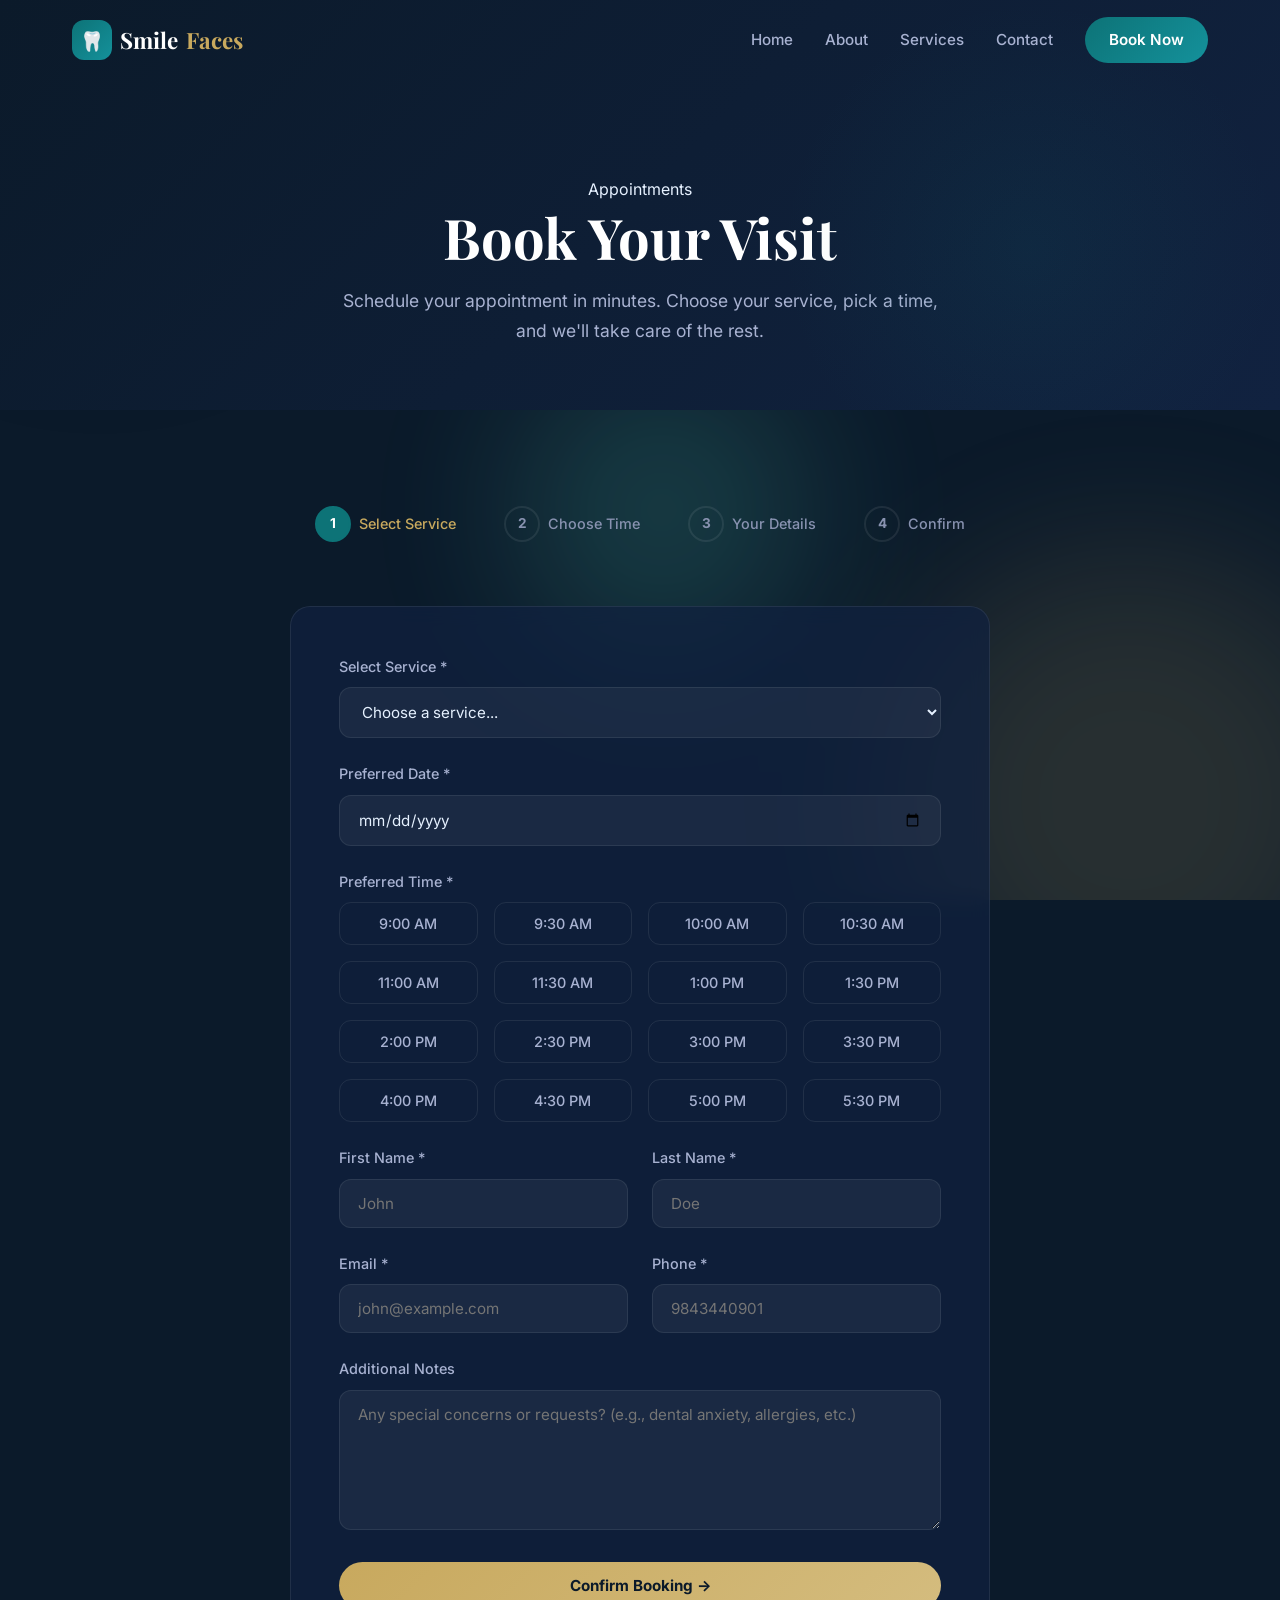
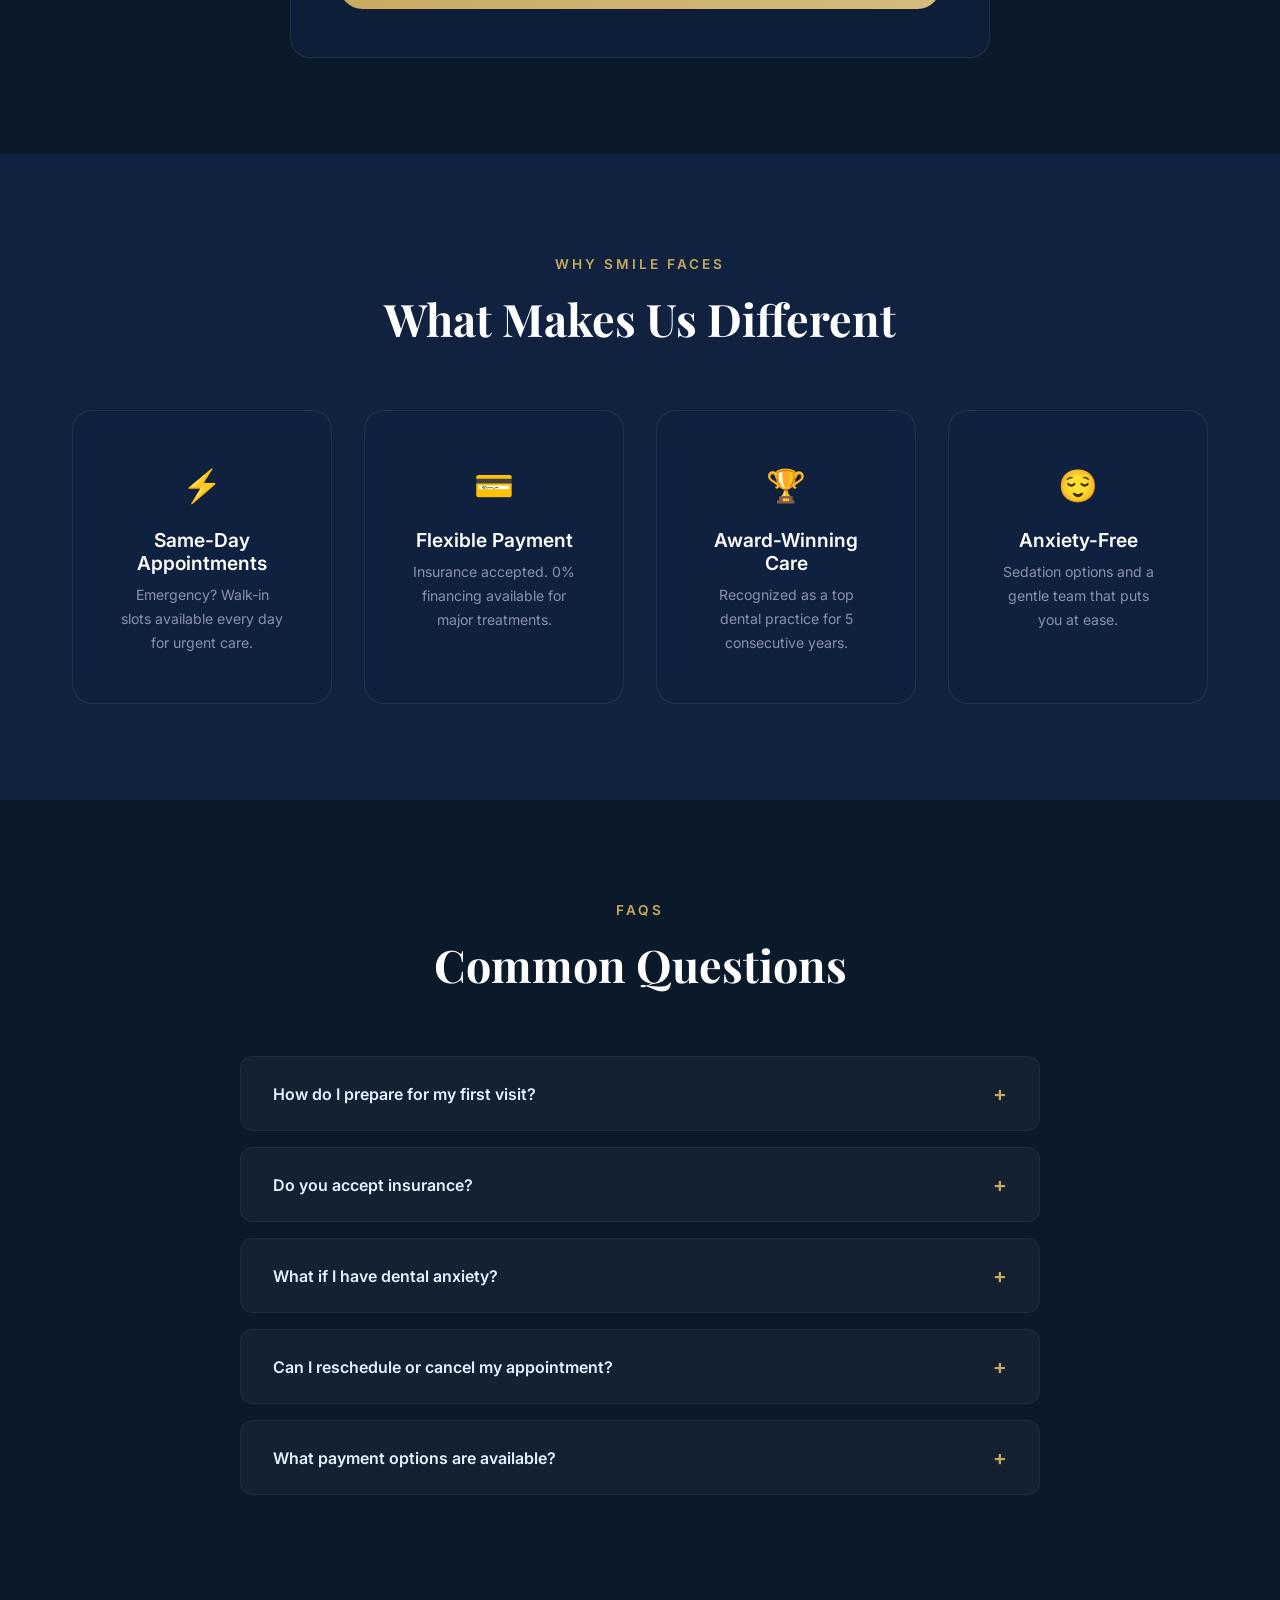
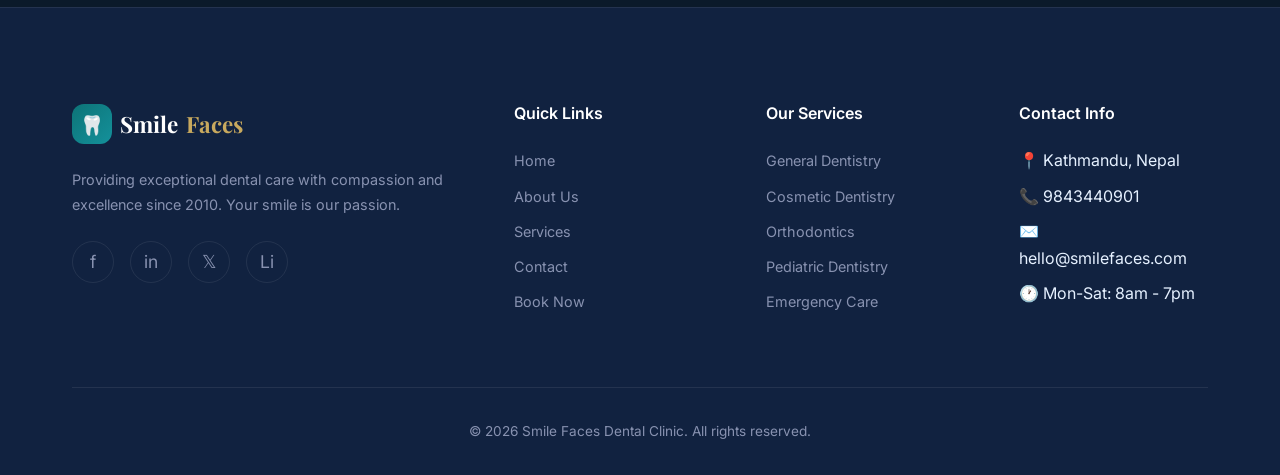
<file: appointments.html>
<!DOCTYPE html>
<html lang="en">

<head>
    <meta charset="UTF-8">
    <meta name="viewport" content="width=device-width, initial-scale=1.0">
    <meta name="description"
        content="Book your dental appointment online with Smile Faces Dental Clinic. Easy scheduling, same-day emergency slots available.">
    <title>Book Appointment — Smile Faces Dental Clinic</title>
    <link rel="stylesheet" href="css/style.css">
    <link rel="icon" type="image/svg+xml"
        href="data:image/svg+xml,<svg xmlns='http://www.w3.org/2000/svg' viewBox='0 0 100 100'><text y='.9em' font-size='90'>🦷</text></svg>">
</head>

<body>

    <!-- HEADER -->
    <header class="header" id="header">
        <div class="container">
            <a href="index.html" class="logo">
                <div class="logo-icon">🦷</div>
                Smile <span>Faces</span>
            </a>
            <nav class="nav-links" id="navLinks">
                <a href="index.html">Home</a>
                <a href="about.html">About</a>
                <a href="services.html">Services</a>
                <a href="contact.html">Contact</a>
                <a href="appointments.html" class="nav-cta">Book Now</a>
            </nav>
            <button class="hamburger" id="hamburger" aria-label="Toggle menu">
                <span></span><span></span><span></span>
            </button>
        </div>
        <div class="nav-overlay" id="navOverlay"></div>
    </header>

    <!-- PAGE HERO -->
    <section class="page-hero">
        <div class="container">
            <div class="label">Appointments</div>
            <h1>Book Your Visit</h1>
            <p>Schedule your appointment in minutes. Choose your service, pick a time, and we'll take care of the rest.
            </p>
        </div>
    </section>

    <!-- BOOKING STEPS INDICATOR -->
    <section class="section">
        <div class="container">
            <div class="booking-steps reveal">
                <div class="step active">
                    <div class="step-num">1</div>
                    <span>Select Service</span>
                </div>
                <div class="step">
                    <div class="step-num">2</div>
                    <span>Choose Time</span>
                </div>
                <div class="step">
                    <div class="step-num">3</div>
                    <span>Your Details</span>
                </div>
                <div class="step">
                    <div class="step-num">4</div>
                    <span>Confirm</span>
                </div>
            </div>

            <!-- BOOKING FORM -->
            <div class="booking-form-container glass-card reveal">
                <form id="appointmentForm">
                    <!-- Step 1: Service Selection -->
                    <div class="form-group">
                        <label for="aptService">Select Service *</label>
                        <select id="aptService" required>
                            <option value="">Choose a service...</option>
                            <option value="checkup">General Checkup & Cleaning</option>
                            <option value="whitening">Teeth Whitening</option>
                            <option value="veneers">Veneers Consultation</option>
                            <option value="braces">Braces / Invisalign</option>
                            <option value="implant">Dental Implant</option>
                            <option value="rootcanal">Root Canal Therapy</option>
                            <option value="extraction">Tooth Extraction</option>
                            <option value="pediatric">Pediatric Visit</option>
                            <option value="emergency">Emergency Visit</option>
                            <option value="other">Other</option>
                        </select>
                    </div>

                    <!-- Step 2: Date & Time -->
                    <div class="form-group">
                        <label for="aptDate">Preferred Date *</label>
                        <input type="date" id="aptDate" required>
                    </div>

                    <div class="form-group">
                        <label>Preferred Time *</label>
                        <div class="time-slots">
                            <button type="button" class="time-slot">9:00 AM</button>
                            <button type="button" class="time-slot">9:30 AM</button>
                            <button type="button" class="time-slot">10:00 AM</button>
                            <button type="button" class="time-slot">10:30 AM</button>
                            <button type="button" class="time-slot">11:00 AM</button>
                            <button type="button" class="time-slot">11:30 AM</button>
                            <button type="button" class="time-slot">1:00 PM</button>
                            <button type="button" class="time-slot">1:30 PM</button>
                            <button type="button" class="time-slot">2:00 PM</button>
                            <button type="button" class="time-slot">2:30 PM</button>
                            <button type="button" class="time-slot">3:00 PM</button>
                            <button type="button" class="time-slot">3:30 PM</button>
                            <button type="button" class="time-slot">4:00 PM</button>
                            <button type="button" class="time-slot">4:30 PM</button>
                            <button type="button" class="time-slot">5:00 PM</button>
                            <button type="button" class="time-slot">5:30 PM</button>
                        </div>
                    </div>

                    <!-- Step 3: Personal Info -->
                    <div class="form-row">
                        <div class="form-group">
                            <label for="aptFirst">First Name *</label>
                            <input type="text" id="aptFirst" placeholder="John" required>
                        </div>
                        <div class="form-group">
                            <label for="aptLast">Last Name *</label>
                            <input type="text" id="aptLast" placeholder="Doe" required>
                        </div>
                    </div>
                    <div class="form-row">
                        <div class="form-group">
                            <label for="aptEmail">Email *</label>
                            <input type="email" id="aptEmail" placeholder="john@example.com" required>
                        </div>
                        <div class="form-group">
                            <label for="aptPhone">Phone *</label>
                            <input type="tel" id="aptPhone" placeholder="9843440901" required>
                        </div>
                    </div>
                    <div class="form-group">
                        <label for="aptNotes">Additional Notes</label>
                        <textarea id="aptNotes"
                            placeholder="Any special concerns or requests? (e.g., dental anxiety, allergies, etc.)"></textarea>
                    </div>

                    <button type="submit" class="btn btn-accent" style="width: 100%; justify-content: center;">Confirm
                        Booking →</button>
                </form>
            </div>
        </div>
    </section>

    <!-- WHY CHOOSE US -->
    <section class="section" style="background: var(--bg-surface);">
        <div class="container">
            <div class="section-header">
                <div class="label">Why Smile Faces</div>
                <h2>What Makes Us Different</h2>
            </div>
            <div class="benefits-grid stagger-children">
                <div class="glass-card benefit-card reveal">
                    <div class="icon">⚡</div>
                    <h4>Same-Day Appointments</h4>
                    <p>Emergency? Walk-in slots available every day for urgent care.</p>
                </div>
                <div class="glass-card benefit-card reveal">
                    <div class="icon">💳</div>
                    <h4>Flexible Payment</h4>
                    <p>Insurance accepted. 0% financing available for major treatments.</p>
                </div>
                <div class="glass-card benefit-card reveal">
                    <div class="icon">🏆</div>
                    <h4>Award-Winning Care</h4>
                    <p>Recognized as a top dental practice for 5 consecutive years.</p>
                </div>
                <div class="glass-card benefit-card reveal">
                    <div class="icon">😌</div>
                    <h4>Anxiety-Free</h4>
                    <p>Sedation options and a gentle team that puts you at ease.</p>
                </div>
            </div>
        </div>
    </section>

    <!-- FAQ -->
    <section class="section">
        <div class="container">
            <div class="section-header">
                <div class="label">FAQs</div>
                <h2>Common Questions</h2>
            </div>
            <div class="faq-list">
                <div class="faq-item">
                    <button class="faq-question">
                        How do I prepare for my first visit?
                        <span class="toggle">+</span>
                    </button>
                    <div class="faq-answer">
                        <p>Bring your insurance card, a valid photo ID, and any previous dental records if available.
                            Arrive 15 minutes early to complete new patient paperwork. We'll handle the rest!</p>
                    </div>
                </div>
                <div class="faq-item">
                    <button class="faq-question">
                        Do you accept insurance?
                        <span class="toggle">+</span>
                    </button>
                    <div class="faq-answer">
                        <p>Yes! We accept most major dental insurance plans including Delta Dental, Cigna, Aetna,
                            MetLife, and many more. Contact us to verify your specific plan.</p>
                    </div>
                </div>
                <div class="faq-item">
                    <button class="faq-question">
                        What if I have dental anxiety?
                        <span class="toggle">+</span>
                    </button>
                    <div class="faq-answer">
                        <p>We completely understand. Our team is trained in gentle dentistry techniques, and we offer
                            nitrous oxide (laughing gas) and oral sedation options. We'll go at your pace — always.</p>
                    </div>
                </div>
                <div class="faq-item">
                    <button class="faq-question">
                        Can I reschedule or cancel my appointment?
                        <span class="toggle">+</span>
                    </button>
                    <div class="faq-answer">
                        <p>Absolutely. We ask for at least 24 hours' notice for cancellations or reschedules. Just call
                            us at 9843440901 or email hello@smilefaces.com.</p>
                    </div>
                </div>
                <div class="faq-item">
                    <button class="faq-question">
                        What payment options are available?
                        <span class="toggle">+</span>
                    </button>
                    <div class="faq-answer">
                        <p>We accept cash, all major credit cards, insurance, and offer 0% financing through CareCredit
                            for eligible patients. We'll work with you to find the best option.</p>
                    </div>
                </div>
            </div>
        </div>
    </section>

    <!-- FOOTER -->
    <footer class="footer">
        <div class="container">
            <div class="footer-grid">
                <div class="footer-brand">
                    <a href="index.html" class="logo">
                        <div class="logo-icon">🦷</div>
                        Smile <span>Faces</span>
                    </a>
                    <p>Providing exceptional dental care with compassion and excellence since 2010. Your smile is our
                        passion.</p>
                    <div class="footer-social">
                        <a href="#" aria-label="Facebook">f</a>
                        <a href="#" aria-label="Instagram">in</a>
                        <a href="#" aria-label="Twitter">𝕏</a>
                        <a href="#" aria-label="LinkedIn">Li</a>
                    </div>
                </div>
                <div class="footer-col">
                    <h4>Quick Links</h4>
                    <ul>
                        <li><a href="index.html">Home</a></li>
                        <li><a href="about.html">About Us</a></li>
                        <li><a href="services.html">Services</a></li>
                        <li><a href="contact.html">Contact</a></li>
                        <li><a href="appointments.html">Book Now</a></li>
                    </ul>
                </div>
                <div class="footer-col">
                    <h4>Our Services</h4>
                    <ul>
                        <li><a href="services.html">General Dentistry</a></li>
                        <li><a href="services.html">Cosmetic Dentistry</a></li>
                        <li><a href="services.html">Orthodontics</a></li>
                        <li><a href="services.html">Pediatric Dentistry</a></li>
                        <li><a href="services.html">Emergency Care</a></li>
                    </ul>
                </div>
                <div class="footer-col">
                    <h4>Contact Info</h4>
                    <ul>
                        <li>📍 Kathmandu, Nepal</li>
                        <li>📞 9843440901</li>
                        <li>✉️ hello@smilefaces.com</li>
                        <li>🕐 Mon-Sat: 8am - 7pm</li>
                    </ul>
                </div>
            </div>
            <div class="footer-bottom">
                <p>&copy; 2026 Smile Faces Dental Clinic. All rights reserved.</p>
            </div>
        </div>
    </footer>

    <script src="js/main.js"></script>
</body>

</html>
</file>
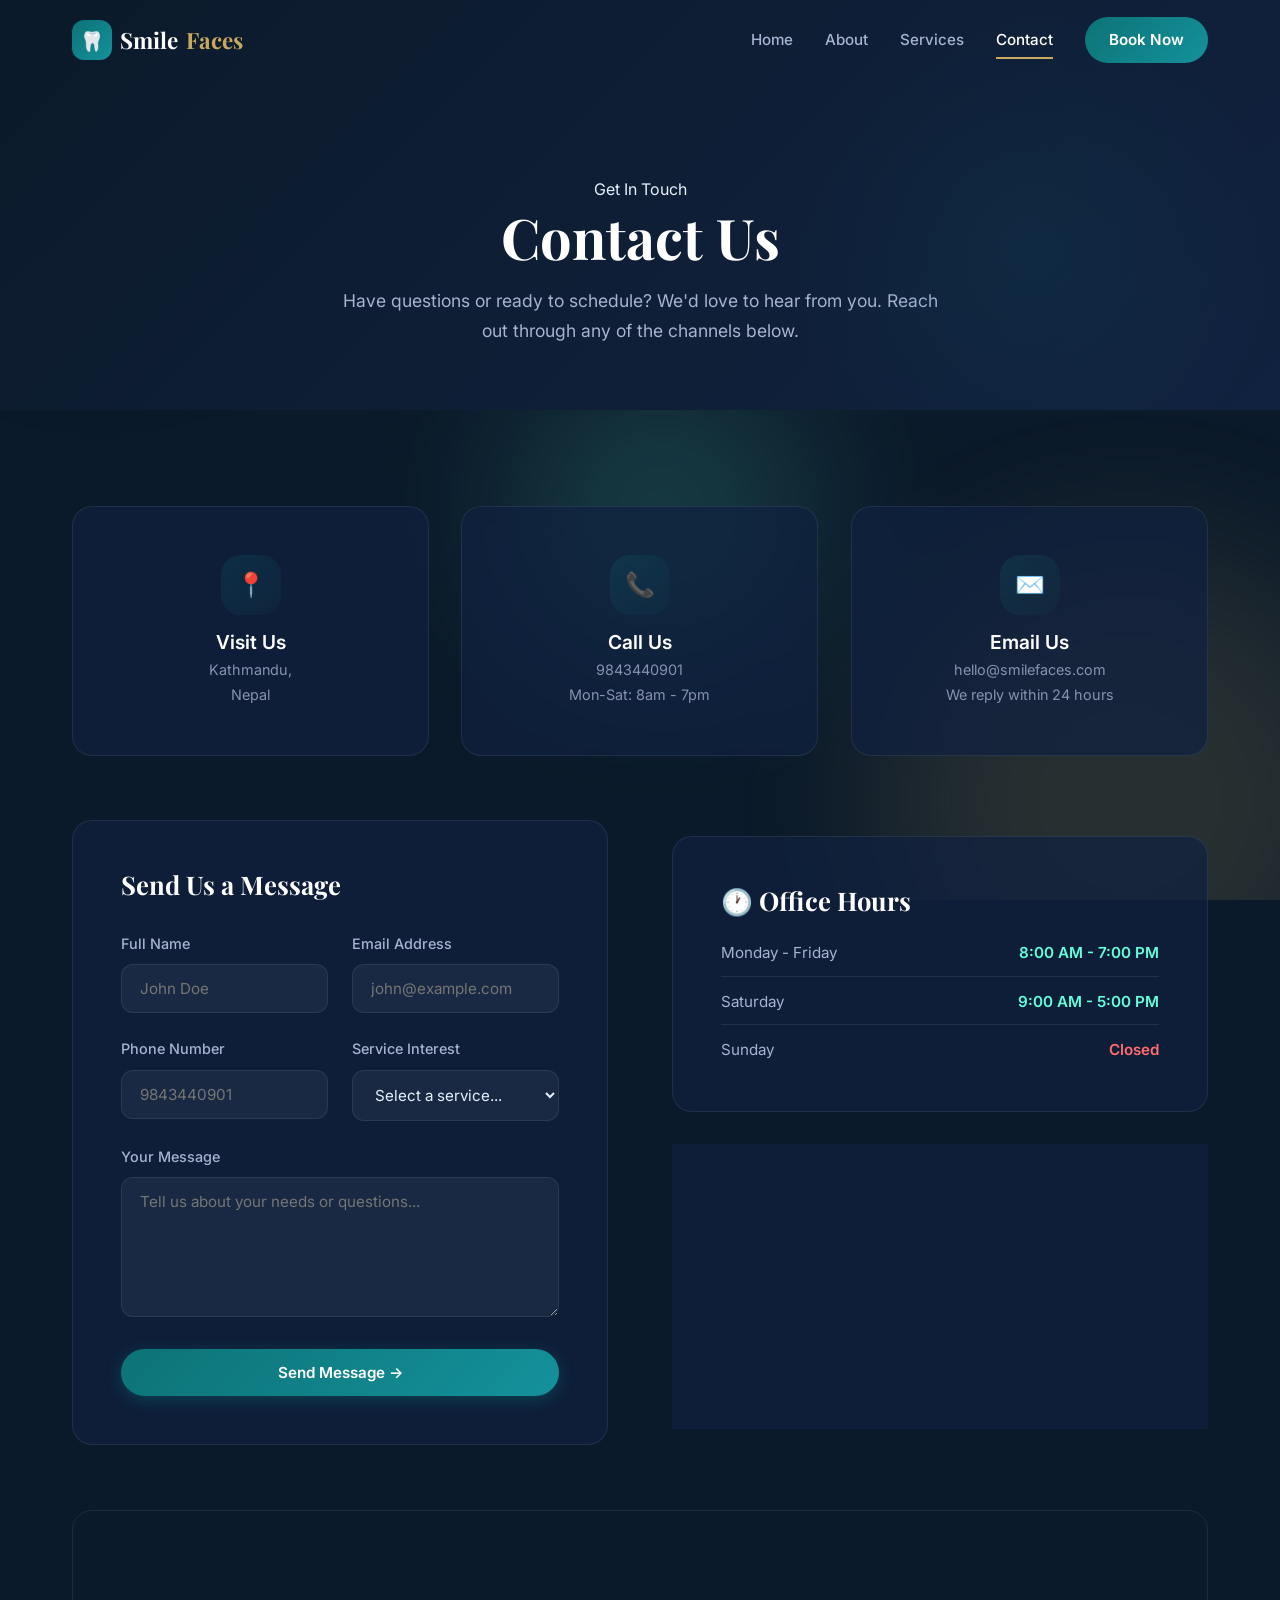
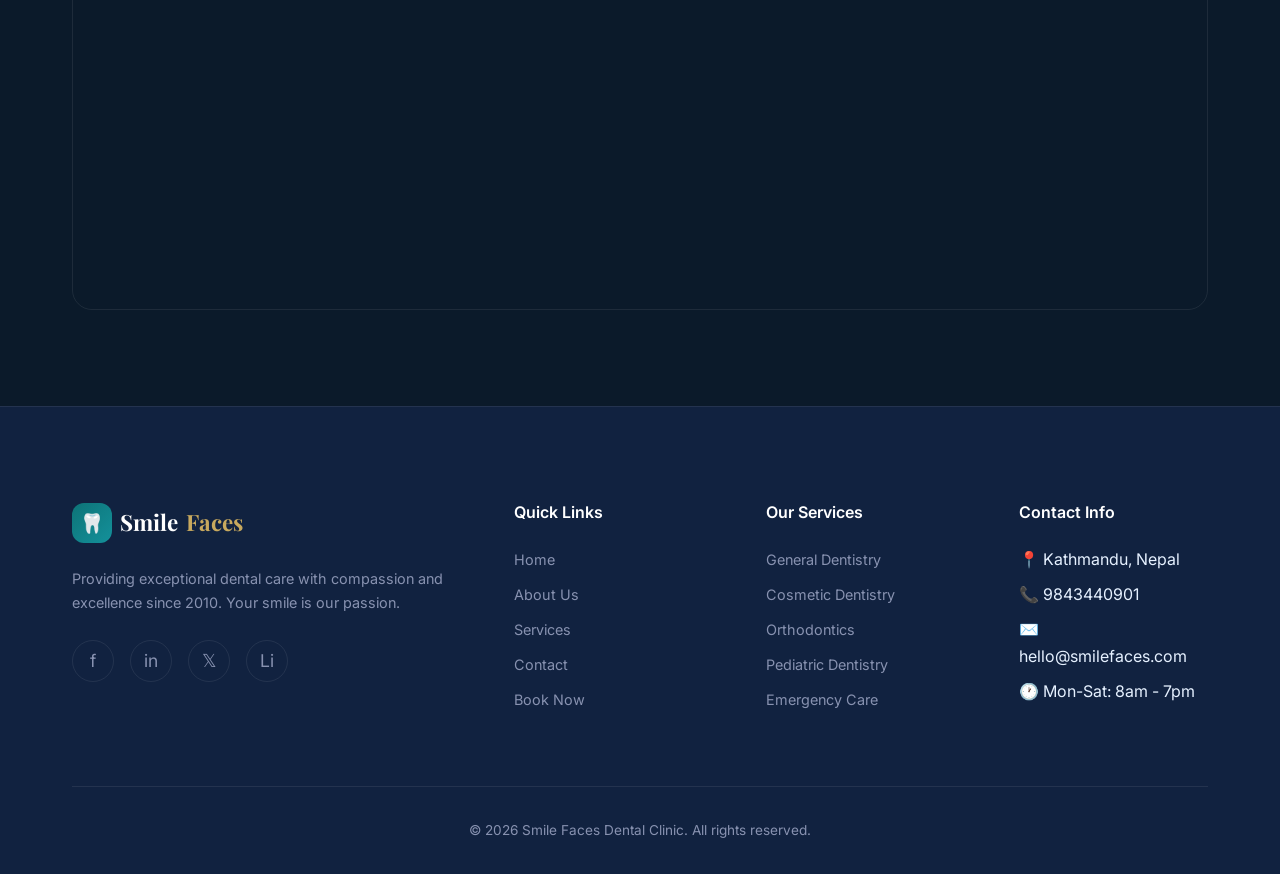
<file: contact.html>
<!DOCTYPE html>
<html lang="en">

<head>
    <meta charset="UTF-8">
    <meta name="viewport" content="width=device-width, initial-scale=1.0">
    <meta name="description"
        content="Get in touch with Smile Faces Dental Clinic. Contact us by phone, email, or visit our office in Kathmandu.">
    <title>Contact Us — Smile Faces Dental Clinic</title>
    <link rel="stylesheet" href="css/style.css">
    <link rel="icon" type="image/svg+xml"
        href="data:image/svg+xml,<svg xmlns='http://www.w3.org/2000/svg' viewBox='0 0 100 100'><text y='.9em' font-size='90'>🦷</text></svg>">
</head>

<body>

    <!-- HEADER -->
    <header class="header" id="header">
        <div class="container">
            <a href="index.html" class="logo">
                <div class="logo-icon">🦷</div>
                Smile <span>Faces</span>
            </a>
            <nav class="nav-links" id="navLinks">
                <a href="index.html">Home</a>
                <a href="about.html">About</a>
                <a href="services.html">Services</a>
                <a href="contact.html">Contact</a>
                <a href="appointments.html" class="nav-cta">Book Now</a>
            </nav>
            <button class="hamburger" id="hamburger" aria-label="Toggle menu">
                <span></span><span></span><span></span>
            </button>
        </div>
        <div class="nav-overlay" id="navOverlay"></div>
    </header>

    <!-- PAGE HERO -->
    <section class="page-hero">
        <div class="container">
            <div class="label">Get In Touch</div>
            <h1>Contact Us</h1>
            <p>Have questions or ready to schedule? We'd love to hear from you. Reach out through any of the channels
                below.</p>
        </div>
    </section>

    <!-- CONTACT INFO CARDS -->
    <section class="section">
        <div class="container">
            <div class="contact-cards stagger-children">
                <div class="glass-card contact-info-card reveal">
                    <div class="icon-wrap">📍</div>
                    <h4>Visit Us</h4>
                    <p>Kathmandu,<br>Nepal</p>
                </div>
                <div class="glass-card contact-info-card reveal">
                    <div class="icon-wrap">📞</div>
                    <h4>Call Us</h4>
                    <p>9843440901<br>Mon-Sat: 8am - 7pm</p>
                </div>
                <div class="glass-card contact-info-card reveal">
                    <div class="icon-wrap">✉️</div>
                    <h4>Email Us</h4>
                    <p>hello@smilefaces.com<br>We reply within 24 hours</p>
                </div>
            </div>

            <!-- CONTACT FORM & MAP -->
            <div class="about-story reveal" style="margin-top: var(--space-3xl);">
                <div class="glass-card" style="padding: var(--space-2xl);">
                    <h3 style="margin-bottom: var(--space-xl); font-family: var(--font-heading);">Send Us a Message</h3>
                    <form id="contactForm">
                        <div class="form-row">
                            <div class="form-group">
                                <label for="contactName">Full Name</label>
                                <input type="text" id="contactName" placeholder="John Doe" required>
                            </div>
                            <div class="form-group">
                                <label for="contactEmail">Email Address</label>
                                <input type="email" id="contactEmail" placeholder="john@example.com" required>
                            </div>
                        </div>
                        <div class="form-row">
                            <div class="form-group">
                                <label for="contactPhone">Phone Number</label>
                                <input type="tel" id="contactPhone" placeholder="9843440901">
                            </div>
                            <div class="form-group">
                                <label for="contactService">Service Interest</label>
                                <select id="contactService">
                                    <option value="">Select a service...</option>
                                    <option value="general">General Dentistry</option>
                                    <option value="cosmetic">Cosmetic Dentistry</option>
                                    <option value="orthodontics">Orthodontics</option>
                                    <option value="pediatric">Pediatric Dentistry</option>
                                    <option value="surgery">Oral Surgery</option>
                                    <option value="emergency">Emergency Care</option>
                                    <option value="other">Other</option>
                                </select>
                            </div>
                        </div>
                        <div class="form-group">
                            <label for="contactMessage">Your Message</label>
                            <textarea id="contactMessage" placeholder="Tell us about your needs or questions..."
                                required></textarea>
                        </div>
                        <button type="submit" class="btn btn-primary" style="width: 100%; justify-content: center;">Send
                            Message →</button>
                    </form>
                </div>
                <div>
                    <div class="glass-card" style="padding: var(--space-2xl); margin-bottom: var(--space-xl);">
                        <h3 style="margin-bottom: var(--space-lg); font-family: var(--font-heading);">🕐 Office Hours
                        </h3>
                        <div style="display: flex; flex-direction: column; gap: 12px;">
                            <div
                                style="display: flex; justify-content: space-between; color: var(--text-secondary); font-size: 0.95rem; padding-bottom: 10px; border-bottom: 1px solid var(--border);">
                                <span>Monday - Friday</span><span style="color: var(--success); font-weight: 600;">8:00
                                    AM - 7:00 PM</span>
                            </div>
                            <div
                                style="display: flex; justify-content: space-between; color: var(--text-secondary); font-size: 0.95rem; padding-bottom: 10px; border-bottom: 1px solid var(--border);">
                                <span>Saturday</span><span style="color: var(--success); font-weight: 600;">9:00 AM -
                                    5:00 PM</span>
                            </div>
                            <div
                                style="display: flex; justify-content: space-between; color: var(--text-secondary); font-size: 0.95rem;">
                                <span>Sunday</span><span style="color: var(--danger); font-weight: 600;">Closed</span>
                            </div>
                        </div>
                    </div>
                    <div class="glass-card" style="padding: var(--space-2xl);">
                        <h3 style="margin-bottom: var(--space-lg); font-family: var(--font-heading);">🚨 Emergency?</h3>
                        <p style="color: var(--text-secondary); margin-bottom: var(--space-lg); line-height: 1.7;">For
                            dental emergencies outside office hours, call our emergency line. We'll get back to you
                            within 30 minutes.</p>
                        <a href="tel:9843440901" class="btn btn-accent"
                            style="width: 100%; justify-content: center;">Emergency: 9843440901</a>
                    </div>
                </div>
            </div>

            <!-- MAP -->
            <div class="map-container reveal" style="margin-top: var(--space-3xl);">
                <iframe
                    src="https://www.google.com/maps/embed?pb=!1m18!1m12!1m3!1d193595.9147703166!2d-74.11976389828648!3d40.69766374874431!2m3!1f0!2f0!3f0!3m2!1i1024!2i768!4f13.1!3m3!1m2!1s0x89c24fa5d33f083b%3A0xc80b8f06e177fe62!2sNew%20York%2C%20NY!5e0!3m2!1sen!2sus!4v1680000000000!5m2!1sen!2sus"
                    allowfullscreen="" loading="lazy" referrerpolicy="no-referrer-when-downgrade"
                    title="Clinic Location Map"></iframe>
            </div>
        </div>
    </section>

    <!-- FOOTER -->
    <footer class="footer">
        <div class="container">
            <div class="footer-grid">
                <div class="footer-brand">
                    <a href="index.html" class="logo">
                        <div class="logo-icon">🦷</div>
                        Smile <span>Faces</span>
                    </a>
                    <p>Providing exceptional dental care with compassion and excellence since 2010. Your smile is our
                        passion.</p>
                    <div class="footer-social">
                        <a href="#" aria-label="Facebook">f</a>
                        <a href="#" aria-label="Instagram">in</a>
                        <a href="#" aria-label="Twitter">𝕏</a>
                        <a href="#" aria-label="LinkedIn">Li</a>
                    </div>
                </div>
                <div class="footer-col">
                    <h4>Quick Links</h4>
                    <ul>
                        <li><a href="index.html">Home</a></li>
                        <li><a href="about.html">About Us</a></li>
                        <li><a href="services.html">Services</a></li>
                        <li><a href="contact.html">Contact</a></li>
                        <li><a href="appointments.html">Book Now</a></li>
                    </ul>
                </div>
                <div class="footer-col">
                    <h4>Our Services</h4>
                    <ul>
                        <li><a href="services.html">General Dentistry</a></li>
                        <li><a href="services.html">Cosmetic Dentistry</a></li>
                        <li><a href="services.html">Orthodontics</a></li>
                        <li><a href="services.html">Pediatric Dentistry</a></li>
                        <li><a href="services.html">Emergency Care</a></li>
                    </ul>
                </div>
                <div class="footer-col">
                    <h4>Contact Info</h4>
                    <ul>
                        <li>📍 Kathmandu, Nepal</li>
                        <li>📞 9843440901</li>
                        <li>✉️ hello@smilefaces.com</li>
                        <li>🕐 Mon-Sat: 8am - 7pm</li>
                    </ul>
                </div>
            </div>
            <div class="footer-bottom">
                <p>&copy; 2026 Smile Faces Dental Clinic. All rights reserved.</p>
            </div>
        </div>
    </footer>

    <script src="js/main.js"></script>
</body>

</html>
</file>
<file: css/style.css>
/* ============================================
   SMILE FACES DENTAL CLINIC — Design System
   ============================================ */

/* --- Google Font Import --- */
@import url('https://fonts.googleapis.com/css2?family=Inter:wght@300;400;500;600;700;800;900&family=Playfair+Display:wght@400;500;600;700&display=swap');

/* --- CSS Custom Properties --- */
:root {
  /* Colors */
  --primary: #0d7377;
  --primary-light: #14919b;
  --primary-dark: #095455;
  --accent: #c8a95e;
  --accent-light: #d4bc7e;
  --bg-dark: #0b1a2a;
  --bg-surface: #112240;
  --bg-card: rgba(17, 34, 64, 0.7);
  --text-primary: #e6f1ff;
  --text-secondary: #a8b2d1;
  --text-muted: #8892b0;
  --white: #ffffff;
  --success: #64ffda;
  --danger: #ff6b6b;
  --border: rgba(255, 255, 255, 0.08);

  /* Typography */
  --font-body: 'Inter', -apple-system, BlinkMacSystemFont, sans-serif;
  --font-heading: 'Playfair Display', Georgia, serif;

  /* Spacing */
  --space-xs: 0.25rem;
  --space-sm: 0.5rem;
  --space-md: 1rem;
  --space-lg: 1.5rem;
  --space-xl: 2rem;
  --space-2xl: 3rem;
  --space-3xl: 4rem;
  --space-4xl: 6rem;

  /* Border Radius */
  --radius-sm: 6px;
  --radius-md: 12px;
  --radius-lg: 20px;
  --radius-xl: 30px;
  --radius-full: 50%;

  /* Shadows */
  --shadow-sm: 0 2px 8px rgba(0, 0, 0, 0.15);
  --shadow-md: 0 4px 20px rgba(0, 0, 0, 0.25);
  --shadow-lg: 0 8px 40px rgba(0, 0, 0, 0.35);
  --shadow-glow: 0 0 30px rgba(13, 115, 119, 0.3);

  /* Transitions */
  --transition-fast: 0.2s ease;
  --transition-base: 0.3s ease;
  --transition-slow: 0.5s ease;

  /* Layout */
  --container-max: 1200px;
  --header-height: 80px;
}

/* --- Reset & Base --- */
*,
*::before,
*::after {
  margin: 0;
  padding: 0;
  box-sizing: border-box;
}

html {
  scroll-behavior: smooth;
  font-size: 16px;
}

body {
  font-family: var(--font-body);
  background: var(--bg-dark);
  color: var(--text-primary);
  line-height: 1.7;
  overflow-x: hidden;
  -webkit-font-smoothing: antialiased;
}

a {
  text-decoration: none;
  color: inherit;
  transition: color var(--transition-fast);
}

ul,
ol {
  list-style: none;
}

img {
  max-width: 100%;
  height: auto;
  display: block;
}

button,
input,
textarea,
select {
  font-family: inherit;
  font-size: inherit;
  border: none;
  outline: none;
}

/* --- Layout Utilities --- */
.container {
  width: 100%;
  max-width: var(--container-max);
  margin: 0 auto;
  padding: 0 var(--space-xl);
}

.section {
  padding: var(--space-4xl) 0;
}

.section-header {
  text-align: center;
  margin-bottom: var(--space-3xl);
}

.section-header .label {
  display: inline-block;
  color: var(--accent);
  font-size: 0.85rem;
  font-weight: 600;
  letter-spacing: 3px;
  text-transform: uppercase;
  margin-bottom: var(--space-md);
}

.section-header h2 {
  font-family: var(--font-heading);
  font-size: clamp(2rem, 4vw, 2.8rem);
  color: var(--white);
  margin-bottom: var(--space-md);
  line-height: 1.2;
}

.section-header p {
  font-size: 1.05rem;
  color: var(--text-muted);
  max-width: 600px;
  margin: 0 auto;
}

/* --- Typography --- */
h1,
h2,
h3,
h4,
h5,
h6 {
  font-family: var(--font-heading);
  color: var(--white);
  line-height: 1.2;
}

h1 {
  font-size: clamp(2.5rem, 5vw, 3.5rem);
}

h2 {
  font-size: clamp(2rem, 4vw, 2.8rem);
}

h3 {
  font-size: clamp(1.3rem, 2.5vw, 1.6rem);
}

h4 {
  font-size: 1.2rem;
}

/* ============================================
   HEADER & NAVIGATION
   ============================================ */
.header {
  position: fixed;
  top: 0;
  left: 0;
  width: 100%;
  height: var(--header-height);
  z-index: 1000;
  transition: background var(--transition-base), box-shadow var(--transition-base);
  background: transparent;
}

.header.scrolled {
  background: rgba(11, 26, 42, 0.95);
  backdrop-filter: blur(20px);
  -webkit-backdrop-filter: blur(20px);
  box-shadow: 0 2px 30px rgba(0, 0, 0, 0.3);
}

.header .container {
  display: flex;
  align-items: center;
  justify-content: space-between;
  height: 100%;
}

.logo {
  display: flex;
  align-items: center;
  gap: var(--space-sm);
  font-family: var(--font-heading);
  font-size: 1.4rem;
  font-weight: 700;
  color: var(--white);
}

.logo-icon {
  width: 40px;
  height: 40px;
  background: linear-gradient(135deg, var(--primary), var(--primary-light));
  border-radius: var(--radius-md);
  display: flex;
  align-items: center;
  justify-content: center;
  font-size: 1.2rem;
}

.logo span {
  color: var(--accent);
}

.nav-links {
  display: flex;
  align-items: center;
  gap: var(--space-xl);
}

.nav-links a {
  font-size: 0.95rem;
  font-weight: 500;
  color: var(--text-secondary);
  position: relative;
  padding: var(--space-xs) 0;
  transition: color var(--transition-fast);
}

.nav-links a::after {
  content: '';
  position: absolute;
  bottom: -2px;
  left: 0;
  width: 0;
  height: 2px;
  background: var(--accent);
  transition: width var(--transition-base);
}

.nav-links a:hover,
.nav-links a.active {
  color: var(--white);
}

.nav-links a:hover::after,
.nav-links a.active::after {
  width: 100%;
}

.nav-cta {
  background: linear-gradient(135deg, var(--primary), var(--primary-light));
  color: var(--white) !important;
  padding: 10px 24px !important;
  border-radius: var(--radius-xl);
  font-weight: 600 !important;
  transition: transform var(--transition-fast), box-shadow var(--transition-fast) !important;
}

.nav-cta::after {
  display: none !important;
}

.nav-cta:hover {
  transform: translateY(-2px);
  box-shadow: var(--shadow-glow);
}

/* Hamburger */
.hamburger {
  display: none;
  flex-direction: column;
  gap: 5px;
  cursor: pointer;
  z-index: 1001;
  background: none;
  border: none;
  padding: 5px;
}

.hamburger span {
  display: block;
  width: 28px;
  height: 2.5px;
  background: var(--white);
  border-radius: 3px;
  transition: var(--transition-base);
}

.hamburger.active span:nth-child(1) {
  transform: rotate(45deg) translate(5px, 5px);
}

.hamburger.active span:nth-child(2) {
  opacity: 0;
}

.hamburger.active span:nth-child(3) {
  transform: rotate(-45deg) translate(5px, -5px);
}

/* ============================================
   BUTTONS
   ============================================ */
.btn {
  display: inline-flex;
  align-items: center;
  gap: var(--space-sm);
  padding: 14px 32px;
  border-radius: var(--radius-xl);
  font-weight: 600;
  font-size: 0.95rem;
  cursor: pointer;
  transition: all var(--transition-base);
  border: none;
  position: relative;
  overflow: hidden;
}

.btn-primary {
  background: linear-gradient(135deg, var(--primary), var(--primary-light));
  color: var(--white);
  box-shadow: 0 4px 15px rgba(13, 115, 119, 0.4);
}

.btn-primary:hover {
  transform: translateY(-3px);
  box-shadow: 0 8px 30px rgba(13, 115, 119, 0.5);
}

.btn-secondary {
  background: transparent;
  color: var(--white);
  border: 2px solid rgba(255, 255, 255, 0.2);
}

.btn-secondary:hover {
  border-color: var(--accent);
  color: var(--accent);
  transform: translateY(-3px);
}

.btn-accent {
  background: linear-gradient(135deg, var(--accent), var(--accent-light));
  color: var(--bg-dark);
  font-weight: 700;
}

.btn-accent:hover {
  transform: translateY(-3px);
  box-shadow: 0 8px 30px rgba(200, 169, 94, 0.4);
}

/* ============================================
   HERO SECTION
   ============================================ */
.hero {
  min-height: 100vh;
  display: flex;
  align-items: center;
  position: relative;
  overflow: hidden;
  padding-top: var(--header-height);
}

.hero::before {
  content: '';
  position: absolute;
  top: 0;
  left: 0;
  width: 100%;
  height: 100%;
  background: linear-gradient(135deg, rgba(11, 26, 42, 0.92), rgba(11, 26, 42, 0.75));
  z-index: 1;
}

.hero-bg {
  position: absolute;
  top: 0;
  left: 0;
  width: 100%;
  height: 100%;
  object-fit: cover;
}

.hero .container {
  position: relative;
  z-index: 2;
  display: grid;
  grid-template-columns: 1fr 1fr;
  gap: var(--space-3xl);
  align-items: center;
}

.hero-content {
  max-width: 600px;
}

.hero-badge {
  display: inline-flex;
  align-items: center;
  gap: var(--space-sm);
  background: rgba(13, 115, 119, 0.15);
  border: 1px solid rgba(13, 115, 119, 0.3);
  padding: 8px 18px;
  border-radius: var(--radius-xl);
  font-size: 0.85rem;
  color: var(--primary-light);
  margin-bottom: var(--space-xl);
}

.hero-content h1 {
  margin-bottom: var(--space-lg);
  font-weight: 700;
}

.hero-content h1 .highlight {
  background: linear-gradient(135deg, var(--accent), var(--accent-light));
  -webkit-background-clip: text;
  -webkit-text-fill-color: transparent;
  background-clip: text;
}

.hero-content p {
  font-size: 1.15rem;
  color: var(--text-secondary);
  margin-bottom: var(--space-2xl);
  max-width: 500px;
}

.hero-buttons {
  display: flex;
  gap: var(--space-md);
  flex-wrap: wrap;
}

.hero-image {
  position: relative;
  display: flex;
  justify-content: center;
}

.hero-image img {
  width: 100%;
  max-width: 500px;
  border-radius: var(--radius-lg);
  box-shadow: var(--shadow-lg);
}

.hero-image::before {
  content: '';
  position: absolute;
  top: -20px;
  right: -20px;
  width: 100%;
  height: 100%;
  border: 2px solid var(--accent);
  border-radius: var(--radius-lg);
  opacity: 0.3;
  z-index: -1;
}

/* Floating stats on hero */
.hero-stats {
  display: flex;
  gap: var(--space-2xl);
  margin-top: var(--space-2xl);
  padding-top: var(--space-xl);
  border-top: 1px solid var(--border);
}

.hero-stat h3 {
  font-family: var(--font-body);
  font-size: 2rem;
  font-weight: 800;
  background: linear-gradient(135deg, var(--accent), var(--accent-light));
  -webkit-background-clip: text;
  -webkit-text-fill-color: transparent;
  background-clip: text;
}

.hero-stat p {
  font-size: 0.85rem !important;
  color: var(--text-muted) !important;
  margin-bottom: 0 !important;
}

/* ============================================
   CARDS — Glass Style
   ============================================ */
.glass-card {
  background: var(--bg-card);
  backdrop-filter: blur(10px);
  -webkit-backdrop-filter: blur(10px);
  border: 1px solid var(--border);
  border-radius: var(--radius-lg);
  padding: var(--space-2xl);
  transition: all var(--transition-base);
}

.glass-card:hover {
  transform: translateY(-8px);
  border-color: rgba(13, 115, 119, 0.3);
  box-shadow: 0 20px 60px rgba(0, 0, 0, 0.3), 0 0 40px rgba(13, 115, 119, 0.1);
}

/* ============================================
   SERVICES SECTION
   ============================================ */
.services-grid {
  display: grid;
  grid-template-columns: repeat(3, 1fr);
  gap: var(--space-xl);
}

.service-card {
  text-align: center;
  cursor: pointer;
}

.service-card .icon {
  width: 70px;
  height: 70px;
  margin: 0 auto var(--space-lg);
  background: linear-gradient(135deg, rgba(13, 115, 119, 0.15), rgba(13, 115, 119, 0.05));
  border-radius: var(--radius-lg);
  display: flex;
  align-items: center;
  justify-content: center;
  font-size: 1.8rem;
  transition: all var(--transition-base);
}

.service-card:hover .icon {
  background: linear-gradient(135deg, var(--primary), var(--primary-light));
  transform: scale(1.1) rotate(5deg);
}

.service-card h3 {
  font-family: var(--font-body);
  font-size: 1.15rem;
  font-weight: 600;
  margin-bottom: var(--space-sm);
}

.service-card p {
  font-size: 0.92rem;
  color: var(--text-muted);
  line-height: 1.6;
}

/* Service Detail Blocks (services page) */
.service-block {
  display: grid;
  grid-template-columns: 1fr 1fr;
  gap: var(--space-3xl);
  align-items: center;
  padding: var(--space-3xl) 0;
  border-bottom: 1px solid var(--border);
}

.service-block:nth-child(even) {
  direction: rtl;
}

.service-block:nth-child(even)>* {
  direction: ltr;
}

.service-block-img {
  border-radius: var(--radius-lg);
  overflow: hidden;
  box-shadow: var(--shadow-md);
}

.service-block-img img {
  width: 100%;
  height: 350px;
  object-fit: cover;
  transition: transform var(--transition-slow);
}

.service-block:hover .service-block-img img {
  transform: scale(1.05);
}

.service-block-content h3 {
  font-size: 1.6rem;
  margin-bottom: var(--space-md);
}

.service-block-content p {
  color: var(--text-secondary);
  margin-bottom: var(--space-lg);
  line-height: 1.8;
}

.service-block-content ul {
  margin-bottom: var(--space-lg);
}

.service-block-content ul li {
  position: relative;
  padding-left: var(--space-xl);
  margin-bottom: var(--space-sm);
  color: var(--text-secondary);
  font-size: 0.95rem;
}

.service-block-content ul li::before {
  content: '✓';
  position: absolute;
  left: 0;
  color: var(--success);
  font-weight: 700;
}

/* ============================================
   TESTIMONIALS
   ============================================ */
.testimonials-grid {
  display: grid;
  grid-template-columns: repeat(3, 1fr);
  gap: var(--space-xl);
}

.testimonial-card {
  position: relative;
}

.testimonial-card .stars {
  color: var(--accent);
  font-size: 1rem;
  margin-bottom: var(--space-md);
  letter-spacing: 2px;
}

.testimonial-card .quote {
  font-size: 1rem;
  color: var(--text-secondary);
  line-height: 1.8;
  margin-bottom: var(--space-lg);
  font-style: italic;
}

.testimonial-card .author {
  display: flex;
  align-items: center;
  gap: var(--space-md);
}

.testimonial-card .author img {
  width: 48px;
  height: 48px;
  border-radius: var(--radius-full);
  object-fit: cover;
  border: 2px solid var(--primary);
}

.testimonial-card .author-info h4 {
  font-family: var(--font-body);
  font-size: 0.95rem;
  font-weight: 600;
}

.testimonial-card .author-info p {
  font-size: 0.8rem;
  color: var(--text-muted);
}

/* ============================================
   STATS BAR
   ============================================ */
.stats-bar {
  background: linear-gradient(135deg, var(--primary-dark), var(--primary));
  padding: var(--space-3xl) 0;
  position: relative;
  overflow: hidden;
}

.stats-bar::before {
  content: '';
  position: absolute;
  top: 0;
  right: 0;
  width: 300px;
  height: 300px;
  background: rgba(255, 255, 255, 0.05);
  border-radius: var(--radius-full);
  transform: translate(50%, -50%);
}

.stats-container {
  display: grid;
  grid-template-columns: repeat(4, 1fr);
  gap: var(--space-xl);
  text-align: center;
}

.stat-item h3 {
  font-family: var(--font-body);
  font-size: 2.5rem;
  font-weight: 800;
  margin-bottom: var(--space-xs);
}

.stat-item p {
  font-size: 0.9rem;
  color: rgba(255, 255, 255, 0.75);
  font-weight: 500;
}

/* ============================================
   CTA SECTION
   ============================================ */
.cta-section {
  background: linear-gradient(135deg, var(--bg-surface), var(--bg-dark));
  padding: var(--space-4xl) 0;
  text-align: center;
  position: relative;
  overflow: hidden;
}

.cta-section::before {
  content: '';
  position: absolute;
  top: 50%;
  left: 50%;
  transform: translate(-50%, -50%);
  width: 600px;
  height: 600px;
  background: radial-gradient(circle, rgba(13, 115, 119, 0.15), transparent 70%);
  border-radius: var(--radius-full);
}

.cta-section .container {
  position: relative;
  z-index: 1;
}

.cta-section h2 {
  margin-bottom: var(--space-lg);
}

.cta-section p {
  font-size: 1.1rem;
  color: var(--text-secondary);
  max-width: 600px;
  margin: 0 auto var(--space-2xl);
}

/* ============================================
   TEAM SECTION
   ============================================ */
.team-grid {
  display: grid;
  grid-template-columns: repeat(3, 1fr);
  gap: var(--space-xl);
}

.team-card {
  text-align: center;
  overflow: hidden;
}

.team-card .photo {
  width: 160px;
  height: 160px;
  border-radius: var(--radius-full);
  overflow: hidden;
  margin: 0 auto var(--space-lg);
  border: 3px solid var(--primary);
  padding: 3px;
  transition: all var(--transition-base);
}

.team-card:hover .photo {
  border-color: var(--accent);
  transform: scale(1.05);
}

.team-card .photo img {
  width: 100%;
  height: 100%;
  object-fit: cover;
  border-radius: var(--radius-full);
}

.team-card h3 {
  font-family: var(--font-body);
  font-size: 1.1rem;
  font-weight: 600;
  margin-bottom: var(--space-xs);
}

.team-card .role {
  color: var(--accent);
  font-size: 0.85rem;
  font-weight: 500;
  margin-bottom: var(--space-sm);
}

.team-card p {
  font-size: 0.88rem;
  color: var(--text-muted);
  line-height: 1.6;
}

/* ============================================
   FORMS
   ============================================ */
.form-group {
  margin-bottom: var(--space-lg);
}

.form-group label {
  display: block;
  font-size: 0.9rem;
  font-weight: 500;
  color: var(--text-secondary);
  margin-bottom: var(--space-sm);
}

.form-group input,
.form-group textarea,
.form-group select {
  width: 100%;
  padding: 14px 18px;
  background: rgba(255, 255, 255, 0.05);
  border: 1px solid var(--border);
  border-radius: var(--radius-md);
  color: var(--text-primary);
  font-size: 0.95rem;
  transition: all var(--transition-fast);
}

.form-group input:focus,
.form-group textarea:focus,
.form-group select:focus {
  border-color: var(--primary);
  box-shadow: 0 0 0 3px rgba(13, 115, 119, 0.2);
  background: rgba(255, 255, 255, 0.08);
}

.form-group textarea {
  min-height: 140px;
  resize: vertical;
}

.form-group select option {
  background: var(--bg-surface);
  color: var(--text-primary);
}

.form-row {
  display: grid;
  grid-template-columns: 1fr 1fr;
  gap: var(--space-lg);
}

/* ============================================
   CONTACT INFO CARDS
   ============================================ */
.contact-cards {
  display: grid;
  grid-template-columns: repeat(3, 1fr);
  gap: var(--space-xl);
  margin-bottom: var(--space-3xl);
}

.contact-info-card {
  text-align: center;
}

.contact-info-card .icon-wrap {
  width: 60px;
  height: 60px;
  margin: 0 auto var(--space-md);
  background: linear-gradient(135deg, rgba(13, 115, 119, 0.2), rgba(13, 115, 119, 0.05));
  border-radius: var(--radius-lg);
  display: flex;
  align-items: center;
  justify-content: center;
  font-size: 1.5rem;
  transition: all var(--transition-base);
}

.contact-info-card:hover .icon-wrap {
  background: linear-gradient(135deg, var(--primary), var(--primary-light));
  transform: rotate(10deg) scale(1.1);
}

.contact-info-card h4 {
  font-family: var(--font-body);
  font-weight: 600;
  margin-bottom: var(--space-xs);
}

.contact-info-card p {
  color: var(--text-muted);
  font-size: 0.9rem;
}

/* ============================================
   MAP
   ============================================ */
.map-container {
  border-radius: var(--radius-lg);
  overflow: hidden;
  border: 1px solid var(--border);
  height: 400px;
  margin-top: var(--space-3xl);
}

.map-container iframe {
  width: 100%;
  height: 100%;
  border: none;
  filter: grayscale(0.6) brightness(0.8) contrast(1.1);
  transition: filter var(--transition-base);
}

.map-container:hover iframe {
  filter: grayscale(0) brightness(1) contrast(1);
}

/* ============================================
   PAGE HERO (inner pages)
   ============================================ */
.page-hero {
  padding: calc(var(--header-height) + var(--space-4xl)) 0 var(--space-3xl);
  text-align: center;
  position: relative;
  overflow: hidden;
  background: linear-gradient(135deg, var(--bg-dark), var(--bg-surface));
}

.page-hero::before {
  content: '';
  position: absolute;
  top: 0;
  right: 0;
  width: 500px;
  height: 500px;
  background: radial-gradient(circle, rgba(13, 115, 119, 0.1), transparent 70%);
  border-radius: var(--radius-full);
}

.page-hero h1 {
  margin-bottom: var(--space-md);
}

.page-hero p {
  font-size: 1.1rem;
  color: var(--text-secondary);
  max-width: 600px;
  margin: 0 auto;
}

/* ============================================
   FAQ / ACCORDION
   ============================================ */
.faq-list {
  max-width: 800px;
  margin: 0 auto;
}

.faq-item {
  border: 1px solid var(--border);
  border-radius: var(--radius-md);
  margin-bottom: var(--space-md);
  overflow: hidden;
  transition: border-color var(--transition-fast);
}

.faq-item:hover {
  border-color: rgba(13, 115, 119, 0.3);
}

.faq-question {
  width: 100%;
  padding: var(--space-lg) var(--space-xl);
  background: rgba(255, 255, 255, 0.03);
  color: var(--text-primary);
  font-weight: 600;
  font-size: 1rem;
  text-align: left;
  cursor: pointer;
  display: flex;
  justify-content: space-between;
  align-items: center;
  transition: background var(--transition-fast);
}

.faq-question:hover {
  background: rgba(255, 255, 255, 0.06);
}

.faq-question .toggle {
  font-size: 1.3rem;
  color: var(--accent);
  transition: transform var(--transition-base);
}

.faq-item.active .faq-question .toggle {
  transform: rotate(45deg);
}

.faq-answer {
  max-height: 0;
  overflow: hidden;
  transition: max-height var(--transition-base), padding var(--transition-base);
}

.faq-item.active .faq-answer {
  max-height: 300px;
  padding: 0 var(--space-xl) var(--space-lg);
}

.faq-answer p {
  color: var(--text-muted);
  line-height: 1.8;
  font-size: 0.95rem;
}

/* ============================================
   FOOTER
   ============================================ */
.footer {
  background: var(--bg-surface);
  padding: var(--space-4xl) 0 var(--space-xl);
  border-top: 1px solid var(--border);
}

.footer-grid {
  display: grid;
  grid-template-columns: 2fr 1fr 1fr 1fr;
  gap: var(--space-3xl);
  margin-bottom: var(--space-3xl);
}

.footer-brand .logo {
  margin-bottom: var(--space-lg);
}

.footer-brand p {
  color: var(--text-muted);
  font-size: 0.9rem;
  line-height: 1.7;
  margin-bottom: var(--space-lg);
}

.footer-social {
  display: flex;
  gap: var(--space-md);
}

.footer-social a {
  width: 42px;
  height: 42px;
  border-radius: var(--radius-full);
  border: 1px solid var(--border);
  display: flex;
  align-items: center;
  justify-content: center;
  color: var(--text-muted);
  font-size: 1.1rem;
  transition: all var(--transition-base);
}

.footer-social a:hover {
  background: var(--primary);
  border-color: var(--primary);
  color: var(--white);
  transform: translateY(-3px);
}

.footer-col h4 {
  font-family: var(--font-body);
  font-size: 1rem;
  font-weight: 600;
  margin-bottom: var(--space-lg);
  color: var(--white);
}

.footer-col ul li {
  margin-bottom: var(--space-sm);
}

.footer-col ul li a {
  color: var(--text-muted);
  font-size: 0.9rem;
  transition: color var(--transition-fast);
}

.footer-col ul li a:hover {
  color: var(--accent);
}

.footer-bottom {
  border-top: 1px solid var(--border);
  padding-top: var(--space-xl);
  text-align: center;
  color: var(--text-muted);
  font-size: 0.85rem;
}

/* ============================================
   ABOUT PAGE — Values
   ============================================ */
.values-grid {
  display: grid;
  grid-template-columns: repeat(3, 1fr);
  gap: var(--space-xl);
}

.value-card .icon {
  font-size: 2rem;
  margin-bottom: var(--space-md);
}

.value-card h3 {
  font-family: var(--font-body);
  font-size: 1.15rem;
  font-weight: 600;
  margin-bottom: var(--space-sm);
}

.value-card p {
  color: var(--text-muted);
  font-size: 0.92rem;
}

/* About Story */
.about-story {
  display: grid;
  grid-template-columns: 1fr 1fr;
  gap: var(--space-3xl);
  align-items: center;
}

.about-story-img {
  border-radius: var(--radius-lg);
  overflow: hidden;
  box-shadow: var(--shadow-lg);
  position: relative;
}

.about-story-img img {
  width: 100%;
  height: 100%;
  object-fit: cover;
}

.about-story-img::after {
  content: '';
  position: absolute;
  bottom: 0;
  left: 0;
  width: 100%;
  height: 40%;
  background: linear-gradient(to top, rgba(11, 26, 42, 0.5), transparent);
}

/* ============================================
   APPOINTMENT BOOKING
   ============================================ */
.booking-steps {
  display: flex;
  justify-content: center;
  gap: var(--space-2xl);
  margin-bottom: var(--space-3xl);
}

.step {
  display: flex;
  align-items: center;
  gap: var(--space-sm);
  color: var(--text-muted);
  font-size: 0.9rem;
  font-weight: 500;
}

.step.active {
  color: var(--accent);
}

.step-num {
  width: 36px;
  height: 36px;
  border-radius: var(--radius-full);
  border: 2px solid var(--border);
  display: flex;
  align-items: center;
  justify-content: center;
  font-weight: 700;
  font-size: 0.85rem;
  transition: all var(--transition-base);
}

.step.active .step-num {
  background: var(--primary);
  border-color: var(--primary);
  color: var(--white);
}

.step.completed .step-num {
  background: var(--success);
  border-color: var(--success);
  color: var(--bg-dark);
}

.booking-form-container {
  max-width: 700px;
  margin: 0 auto;
  padding: var(--space-2xl);
}

.time-slots {
  display: grid;
  grid-template-columns: repeat(4, 1fr);
  gap: var(--space-md);
}

.time-slot {
  padding: 12px;
  text-align: center;
  border: 1px solid var(--border);
  border-radius: var(--radius-md);
  cursor: pointer;
  font-size: 0.9rem;
  font-weight: 500;
  color: var(--text-secondary);
  transition: all var(--transition-fast);
  background: transparent;
}

.time-slot:hover,
.time-slot.selected {
  border-color: var(--primary);
  background: rgba(13, 115, 119, 0.15);
  color: var(--white);
}

/* Benefits grid */
.benefits-grid {
  display: grid;
  grid-template-columns: repeat(4, 1fr);
  gap: var(--space-xl);
}

.benefit-card {
  text-align: center;
}

.benefit-card .icon {
  font-size: 2rem;
  margin-bottom: var(--space-md);
}

.benefit-card h4 {
  font-family: var(--font-body);
  font-weight: 600;
  margin-bottom: var(--space-sm);
}

.benefit-card p {
  font-size: 0.88rem;
  color: var(--text-muted);
}

/* ============================================
   ANIMATIONS
   ============================================ */
.reveal {
  opacity: 0;
  transform: translateY(40px);
  transition: opacity 0.8s cubic-bezier(0.165, 0.84, 0.44, 1), transform 0.8s cubic-bezier(0.165, 0.84, 0.44, 1);
  will-change: opacity, transform;
}

.reveal.zoom-in {
  transform: scale(0.9) translateY(20px);
}

.reveal.fade-left {
  transform: translateX(40px);
}

.reveal.visible {
  opacity: 1;
  transform: translate(0) scale(1);
}

/* Dynamic Stagger using CSS Variable */
.stagger-children>*,
.stagger-children .reveal {
  transition-delay: var(--delay, 0s);
}

/* Floating animation */
@keyframes float {

  0%,
  100% {
    transform: translateY(0);
  }

  50% {
    transform: translateY(-10px);
  }
}

.float-animation {
  animation: float 3s ease-in-out infinite;
}

/* Pulse glow */
@keyframes pulse-glow {

  0%,
  100% {
    box-shadow: 0 0 20px rgba(13, 115, 119, 0.3);
  }

  50% {
    box-shadow: 0 0 40px rgba(13, 115, 119, 0.6);
  }
}

/* ============================================
   RESPONSIVE
   ============================================ */
@media (max-width: 1024px) {
  .hero .container {
    grid-template-columns: 1fr;
    text-align: center;
  }

  .hero-content {
    max-width: 100%;
  }

  .hero-content p {
    max-width: 100%;
  }

  .hero-buttons {
    justify-content: center;
  }

  .hero-image {
    display: none;
  }

  .hero-stats {
    justify-content: center;
  }

  .services-grid,
  .testimonials-grid,
  .team-grid,
  .values-grid {
    grid-template-columns: repeat(2, 1fr);
  }

  .footer-grid {
    grid-template-columns: repeat(2, 1fr);
  }

  .stats-container {
    grid-template-columns: repeat(2, 1fr);
  }

  .service-block {
    grid-template-columns: 1fr;
  }

  .service-block:nth-child(even) {
    direction: ltr;
  }

  .about-story {
    grid-template-columns: 1fr;
  }

  .benefits-grid {
    grid-template-columns: repeat(2, 1fr);
  }
}

@media (max-width: 768px) {
  :root {
    --header-height: 70px;
  }

  .hamburger {
    display: flex;
  }

  .nav-links {
    position: fixed;
    top: 0;
    right: -100%;
    width: 75%;
    max-width: 320px;
    height: 100vh;
    background: rgba(11, 26, 42, 0.98);
    backdrop-filter: blur(20px);
    -webkit-backdrop-filter: blur(20px);
    flex-direction: column;
    justify-content: center;
    gap: var(--space-xl);
    transition: right var(--transition-base);
    z-index: 1000;
    box-shadow: -10px 0 30px rgba(0, 0, 0, 0.5);
  }

  .nav-links.open {
    right: 0;
  }

  .nav-overlay {
    display: none;
    position: fixed;
    top: 0;
    left: 0;
    width: 100%;
    height: 100%;
    background: rgba(0, 0, 0, 0.5);
    z-index: 999;
  }

  .nav-overlay.show {
    display: block;
  }

  .services-grid,
  .testimonials-grid,
  .team-grid,
  .contact-cards,
  .values-grid {
    grid-template-columns: 1fr;
  }

  .footer-grid {
    grid-template-columns: 1fr;
  }

  .stats-container {
    grid-template-columns: repeat(2, 1fr);
    gap: var(--space-lg);
  }

  .form-row {
    grid-template-columns: 1fr;
  }

  .time-slots {
    grid-template-columns: repeat(3, 1fr);
  }

  .booking-steps {
    flex-wrap: wrap;
    gap: var(--space-md);
  }

  .benefits-grid {
    grid-template-columns: 1fr;
  }

  .hero-stats {
    flex-direction: column;
    gap: var(--space-lg);
    align-items: center;
  }

  .section {
    padding: var(--space-3xl) 0;
  }

  .btn {
    padding: 12px 24px;
  }
}

@media (max-width: 480px) {
  .container {
    padding: 0 var(--space-md);
  }

  .time-slots {
    grid-template-columns: repeat(2, 1fr);
  }

  .hero-buttons {
    flex-direction: column;
    align-items: center;
  }
}

/* ============================================
   ADVANCED ANIMATIONS (Preloader, Cursor, Blobs)
   ============================================ */


/* Preloader */
.preloader {
  position: fixed;
  top: 0;
  left: 0;
  width: 100vw;
  height: 100vh;
  background: var(--bg-dark);
  z-index: 10000;
  display: flex;
  justify-content: center;
  align-items: center;
  flex-direction: column;
  transition: opacity 0.8s ease, visibility 0.8s ease;
}

.preloader.hidden {
  opacity: 0;
  visibility: hidden;
}

.preloader-icon {
  font-size: 4rem;
  animation: pulseTooth 2s infinite ease-in-out;
}

@keyframes pulseTooth {
  0% {
    transform: scale(0.9);
    text-shadow: 0 0 10px rgba(100, 255, 218, 0);
  }

  50% {
    transform: scale(1.1);
    text-shadow: 0 0 30px rgba(100, 255, 218, 0.8);
  }

  100% {
    transform: scale(0.9);
    text-shadow: 0 0 10px rgba(100, 255, 218, 0);
  }
}

/* Ambient Background Blobs */
.blob-container {
  position: fixed;
  top: 0;
  left: 0;
  width: 100vw;
  height: 100vh;
  overflow: hidden;
  z-index: 0;
  pointer-events: none;
}

.ambient-blob {
  position: absolute;
  filter: blur(80px);
  border-radius: 50%;
  opacity: 0.15;
  animation: floatBlob 20s infinite alternate ease-in-out;
}

.blob-1 {
  width: 400px;
  height: 400px;
  background: var(--primary);
  top: -100px;
  left: -100px;
}

.blob-2 {
  width: 500px;
  height: 500px;
  background: var(--accent);
  bottom: -150px;
  right: -100px;
  animation-delay: -5s;
}

.blob-3 {
  width: 300px;
  height: 300px;
  background: var(--success);
  top: 40%;
  left: 40%;
  animation-delay: -10s;
}

@keyframes floatBlob {
  0% {
    transform: translate(0, 0) scale(1);
  }

  50% {
    transform: translate(50px, -50px) scale(1.1);
  }

  100% {
    transform: translate(-30px, 40px) scale(0.9);
  }
}

/* Interactive 3D Tilt */
.glass-card {
  transform-style: preserve-3d;
  transform: perspective(1000px) rotateX(0) rotateY(0);
}

.glass-card:hover {
  border-color: rgba(100, 255, 218, 0.4);
  /* JS will override transform dynamically but keeping transition smooth for exit */
  transition: transform 0.1s ease-out, box-shadow 0.3s ease, border-color 0.3s ease;
}

/* Advanced Button Shine */
.btn {
  overflow: hidden;
}

.btn::after {
  content: '';
  position: absolute;
  top: 0;
  left: -100%;
  width: 50%;
  height: 100%;
  background: linear-gradient(90deg, transparent, rgba(255, 255, 255, 0.3), transparent);
  transform: skewX(-20deg);
  transition: 0s;
}

.btn:hover::after {
  left: 200%;
  transition: 0.7s ease-in-out;
}
</file>
